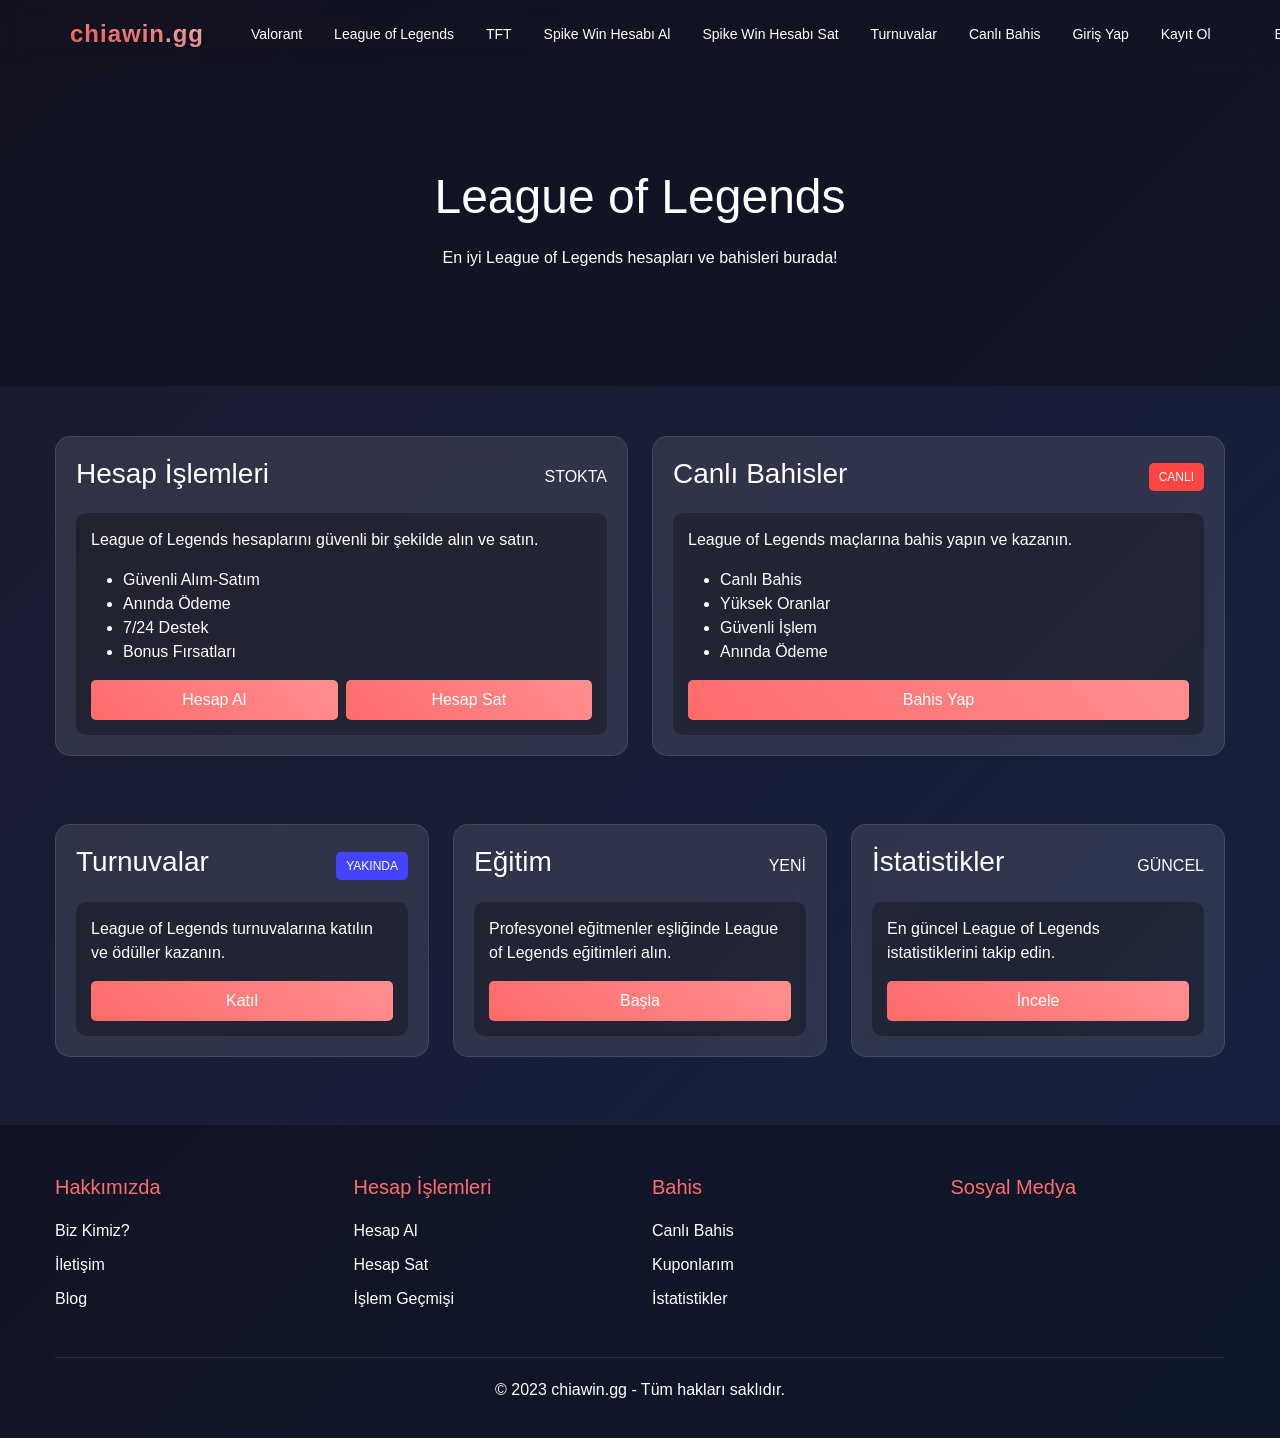
<file: lol.html>
<!DOCTYPE html>
<html lang="tr">
<head>
    <meta charset="UTF-8">
    <meta name="viewport" content="width=device-width, initial-scale=1.0">
    <title>chiawin.gg - League of Legends</title>
    <link href="https://cdn.jsdelivr.net/npm/bootstrap@5.3.0/dist/css/bootstrap.min.css" rel="stylesheet">
    <link rel="stylesheet" href="style.css">
</head>
<body>
    <nav class="navbar navbar-expand-lg navbar-dark bg-dark">
        <div class="container">
            <a class="navbar-brand" href="index.html">
                <span class="logo-text">chiawin</span><span class="logo-gg">.gg</span>
            </a>
            <button class="navbar-toggler" type="button" data-bs-toggle="collapse" data-bs-target="#navbarNav">
                <span class="navbar-toggler-icon"></span>
            </button>
            <div class="collapse navbar-collapse" id="navbarNav">
                <ul class="navbar-nav me-auto">
                    <li class="nav-item"><a class="nav-link" href="valorant.html">Valorant</a></li>
                    <li class="nav-item"><a class="nav-link" href="lol.html">League of Legends</a></li>
                    <li class="nav-item"><a class="nav-link" href="tft.html">TFT</a></li>
                    <li class="nav-item"><a class="nav-link" href="hesap-al.html">Spike Win Hesabı Al</a></li>
                    <li class="nav-item"><a class="nav-link" href="hesap-sat.html">Spike Win Hesabı Sat</a></li>
                    <li class="nav-item"><a class="nav-link" href="turnuvalar.html">Turnuvalar</a></li>
                    <li class="nav-item"><a class="nav-link" href="canli-bahis.html">Canlı Bahis</a></li>
                </ul>
                <ul class="navbar-nav">
                    <li class="nav-item"><a class="nav-link" href="giris.html">Giriş Yap</a></li>
                    <li class="nav-item"><a class="nav-link" href="kayit.html">Kayıt Ol</a></li>
                    <li class="nav-item"><a class="nav-link" href="profil.html"><i class="fas fa-user"></i></a></li>
                    <li class="nav-item"><a class="nav-link" href="bakiye.html">Bakiye: 0 CC</a></li>
                </ul>
            </div>
        </div>
    </nav>

    <div class="hero-section">
        <div class="container">
            <h1>League of Legends</h1>
            <p>En iyi League of Legends hesapları ve bahisleri burada!</p>
        </div>
    </div>

    <div class="container mt-5">
        <div class="row">
            <div class="col-md-6">
                <div class="game-card">
                    <div class="game-header">
                        <h3>Hesap İşlemleri</h3>
                        <span class="stock-badge">STOKTA</span>
                    </div>
                    <div class="match-card">
                        <div class="service-content">
                            <p>League of Legends hesaplarını güvenli bir şekilde alın ve satın.</p>
                            <ul>
                                <li>Güvenli Alım-Satım</li>
                                <li>Anında Ödeme</li>
                                <li>7/24 Destek</li>
                                <li>Bonus Fırsatları</li>
                            </ul>
                            <div class="d-flex gap-2">
                                <button class="btn-bet w-50">Hesap Al</button>
                                <button class="btn-bet w-50">Hesap Sat</button>
                            </div>
                        </div>
                    </div>
                </div>
            </div>

            <div class="col-md-6">
                <div class="game-card">
                    <div class="game-header">
                        <h3>Canlı Bahisler</h3>
                        <span class="live-badge">CANLI</span>
                    </div>
                    <div class="match-card">
                        <div class="service-content">
                            <p>League of Legends maçlarına bahis yapın ve kazanın.</p>
                            <ul>
                                <li>Canlı Bahis</li>
                                <li>Yüksek Oranlar</li>
                                <li>Güvenli İşlem</li>
                                <li>Anında Ödeme</li>
                            </ul>
                            <button class="btn-bet w-100">Bahis Yap</button>
                        </div>
                    </div>
                </div>
            </div>
        </div>

        <div class="row mt-5">
            <div class="col-md-4">
                <div class="game-card">
                    <div class="game-header">
                        <h3>Turnuvalar</h3>
                        <span class="upcoming-badge">YAKINDA</span>
                    </div>
                    <div class="match-card">
                        <div class="service-content">
                            <p>League of Legends turnuvalarına katılın ve ödüller kazanın.</p>
                            <button class="btn-bet w-100">Katıl</button>
                        </div>
                    </div>
                </div>
            </div>

            <div class="col-md-4">
                <div class="game-card">
                    <div class="game-header">
                        <h3>Eğitim</h3>
                        <span class="bonus-badge">YENİ</span>
                    </div>
                    <div class="match-card">
                        <div class="service-content">
                            <p>Profesyonel eğitmenler eşliğinde League of Legends eğitimleri alın.</p>
                            <button class="btn-bet w-100">Başla</button>
                        </div>
                    </div>
                </div>
            </div>

            <div class="col-md-4">
                <div class="game-card">
                    <div class="game-header">
                        <h3>İstatistikler</h3>
                        <span class="stock-badge">GÜNCEL</span>
                    </div>
                    <div class="match-card">
                        <div class="service-content">
                            <p>En güncel League of Legends istatistiklerini takip edin.</p>
                            <button class="btn-bet w-100">İncele</button>
                        </div>
                    </div>
                </div>
            </div>
        </div>
    </div>

    <footer class="mt-5">
        <div class="container">
            <div class="row">
                <div class="col-md-3">
                    <h5>Hakkımızda</h5>
                    <ul>
                        <li><a href="hakkimizda.html">Biz Kimiz?</a></li>
                        <li><a href="iletisim.html">İletişim</a></li>
                        <li><a href="blog.html">Blog</a></li>
                    </ul>
                </div>
                <div class="col-md-3">
                    <h5>Hesap İşlemleri</h5>
                    <ul>
                        <li><a href="hesap-al.html">Hesap Al</a></li>
                        <li><a href="hesap-sat.html">Hesap Sat</a></li>
                        <li><a href="hesap-gecmisi.html">İşlem Geçmişi</a></li>
                    </ul>
                </div>
                <div class="col-md-3">
                    <h5>Bahis</h5>
                    <ul>
                        <li><a href="canli-bahis.html">Canlı Bahis</a></li>
                        <li><a href="kuponlarim.html">Kuponlarım</a></li>
                        <li><a href="istatistikler.html">İstatistikler</a></li>
                    </ul>
                </div>
                <div class="col-md-3">
                    <h5>Sosyal Medya</h5>
                    <div class="social-links">
                        <a href="#"><i class="fab fa-twitter"></i></a>
                        <a href="#"><i class="fab fa-discord"></i></a>
                        <a href="#"><i class="fab fa-instagram"></i></a>
                    </div>
                </div>
            </div>
            <div class="footer-bottom">
                <p>&copy; 2023 chiawin.gg - Tüm hakları saklıdır.</p>
            </div>
        </div>
    </footer>

    <script src="https://cdn.jsdelivr.net/npm/bootstrap@5.3.0/dist/js/bootstrap.bundle.min.js"></script>
</file>
<file: style.css>
/* Genel Stiller */
:root {
    --primary-color: #6c5ce7;
    --secondary-color: #a29bfe;
    --accent-color: #fd79a8;
    --dark-color: #2d3436;
    --light-color: #f5f6fa;
    --success-color: #00b894;
    --warning-color: #fdcb6e;
    --danger-color: #d63031;
}

body {
    background: linear-gradient(135deg, #1a1a2e 0%, #16213e 100%);
    color: white;
    font-family: 'Poppins', sans-serif;
    margin: 0;
    padding: 0;
    min-height: 100vh;
}

.container {
    max-width: 1200px;
    margin: 0 auto;
    padding: 0 15px;
}

/* Header Stilleri */
.navbar {
    background: rgba(0, 0, 0, 0.3) !important;
    backdrop-filter: blur(10px);
    padding: 0.5rem 0;
}

.navbar-brand {
    font-size: 24px;
    font-weight: 800;
    letter-spacing: 1px;
    padding: 8px 15px;
    border-radius: 10px;
    text-transform: lowercase;
    position: relative;
    transition: all 0.3s ease;
}

.logo-text {
    background: linear-gradient(45deg, #ff6b6b, #ff8e8e);
    -webkit-background-clip: text;
    -webkit-text-fill-color: transparent;
    text-shadow: 2px 2px 4px rgba(0,0,0,0.2);
}

.logo-gg {
    background: linear-gradient(45deg, #ff8e8e, #ffb4b4);
    -webkit-background-clip: text;
    -webkit-text-fill-color: transparent;
    text-shadow: 2px 2px 4px rgba(0,0,0,0.2);
}

.navbar-brand:hover {
    transform: scale(1.05);
    text-shadow: 3px 3px 6px rgba(0,0,0,0.3);
}

.navbar-brand::after {
    content: '';
    position: absolute;
    bottom: 0;
    left: 15%;
    width: 70%;
    height: 2px;
    background: linear-gradient(90deg, #ff6b6b, #ffb4b4);
    transform: scaleX(0);
    transition: transform 0.3s ease;
}

.navbar-brand:hover::after {
    transform: scaleX(1);
}

.nav-link {
    color: white !important;
    font-weight: 500;
    font-size: 14px;
    padding: 0.5rem 0.8rem !important;
    transition: all 0.3s ease;
    white-space: nowrap;
}

.nav-link:hover {
    color: #ff6b6b !important;
    transform: translateY(-2px);
}

.navbar-nav {
    align-items: center;
}

.nav-item {
    margin: 0 0.2rem;
}

/* Hero Section */
.hero-section {
    background: rgba(0, 0, 0, 0.3);
    padding: 100px 0;
    text-align: center;
    margin-bottom: 50px;
}

.hero-section h1 {
    font-size: 48px;
    margin-bottom: 20px;
}

.hero-buttons {
    margin-top: 30px;
}

.hero-buttons .btn {
    margin: 0 10px;
}

.section-header {
    display: flex;
    justify-content: space-between;
    align-items: center;
    margin-bottom: 30px;
}

.game-card {
    background: rgba(255, 255, 255, 0.1);
    border-radius: 15px;
    padding: 20px;
    margin-bottom: 20px;
    backdrop-filter: blur(10px);
    border: 1px solid rgba(255, 255, 255, 0.1);
}

.game-header {
    display: flex;
    justify-content: space-between;
    align-items: center;
    margin-bottom: 15px;
}

.live-badge {
    background: #ff4444;
    padding: 5px 10px;
    border-radius: 5px;
    font-size: 12px;
}

.upcoming-badge {
    background: #4444ff;
    padding: 5px 10px;
    border-radius: 5px;
    font-size: 12px;
}

.match-card {
    background: rgba(0, 0, 0, 0.3);
    border-radius: 10px;
    padding: 15px;
    margin-top: 10px;
}

.teams {
    display: flex;
    justify-content: space-between;
    align-items: center;
    margin-bottom: 15px;
}

.team {
    text-align: center;
}

.team img {
    width: 50px;
    height: 50px;
    border-radius: 50%;
    margin-bottom: 5px;
}

.match-info {
    text-align: center;
    margin: 15px 0;
    font-size: 14px;
}

.match-info span {
    margin: 0 10px;
}

.odds {
    display: flex;
    justify-content: space-around;
}

.btn-bet {
    background: linear-gradient(45deg, #ff6b6b, #ff8e8e);
    border: none;
    padding: 8px 20px;
    border-radius: 5px;
    color: white;
    cursor: pointer;
    transition: transform 0.2s;
}

.btn-bet:hover {
    transform: scale(1.05);
}

.account-types {
    display: flex;
    justify-content: space-between;
    gap: 20px;
}

.account-type {
    flex: 1;
    text-align: center;
    padding: 20px;
    background: rgba(0, 0, 0, 0.2);
    border-radius: 10px;
}

.account-type.premium {
    background: linear-gradient(45deg, #ff6b6b33, #ff8e8e33);
}

.price {
    display: block;
    font-size: 24px;
    margin: 15px 0;
}

.how-it-works-card {
    background: rgba(255, 255, 255, 0.1);
    border-radius: 15px;
    padding: 30px;
    text-align: center;
    position: relative;
    margin-bottom: 30px;
}

.step-number {
    position: absolute;
    top: -20px;
    left: 50%;
    transform: translateX(-50%);
    width: 40px;
    height: 40px;
    background: linear-gradient(45deg, #ff6b6b, #ff8e8e);
    border-radius: 50%;
    display: flex;
    align-items: center;
    justify-content: center;
    font-size: 20px;
    font-weight: bold;
}

/* Footer Stilleri */
footer {
    background: rgba(0, 0, 0, 0.3);
    padding: 50px 0 20px;
    margin-top: 100px;
}

footer h5 {
    color: #ff6b6b;
    margin-bottom: 20px;
}

footer ul {
    list-style: none;
    padding: 0;
}

footer ul li {
    margin-bottom: 10px;
}

footer ul li a {
    color: white;
    text-decoration: none;
    transition: color 0.3s;
}

footer ul li a:hover {
    color: #ff6b6b;
}

.social-links {
    display: flex;
    gap: 1rem;
}

.social-links a {
    color: white;
    font-size: 24px;
    margin-right: 15px;
    transition: color 0.3s;
}

.social-links a:hover {
    color: #ff6b6b;
}

.footer-bottom {
    margin-top: 30px;
    padding-top: 20px;
    border-top: 1px solid rgba(255, 255, 255, 0.1);
    text-align: center;
}

/* Responsive Tasarım */
@media (max-width: 768px) {
    .hero-section h1 {
        font-size: 2.5rem;
    }
    
    .game-header {
        flex-direction: column;
        text-align: center;
    }
    
    .game-header h3 {
        margin-bottom: 1rem;
    }
    
    .social-links {
        justify-content: center;
    }
}

/* Animasyonlar */
@keyframes fadeIn {
    from {
        opacity: 0;
        transform: translateY(20px);
    }
    to {
        opacity: 1;
        transform: translateY(0);
    }
}

.game-card {
    animation: fadeIn 0.5s ease-out;
}
</file>
